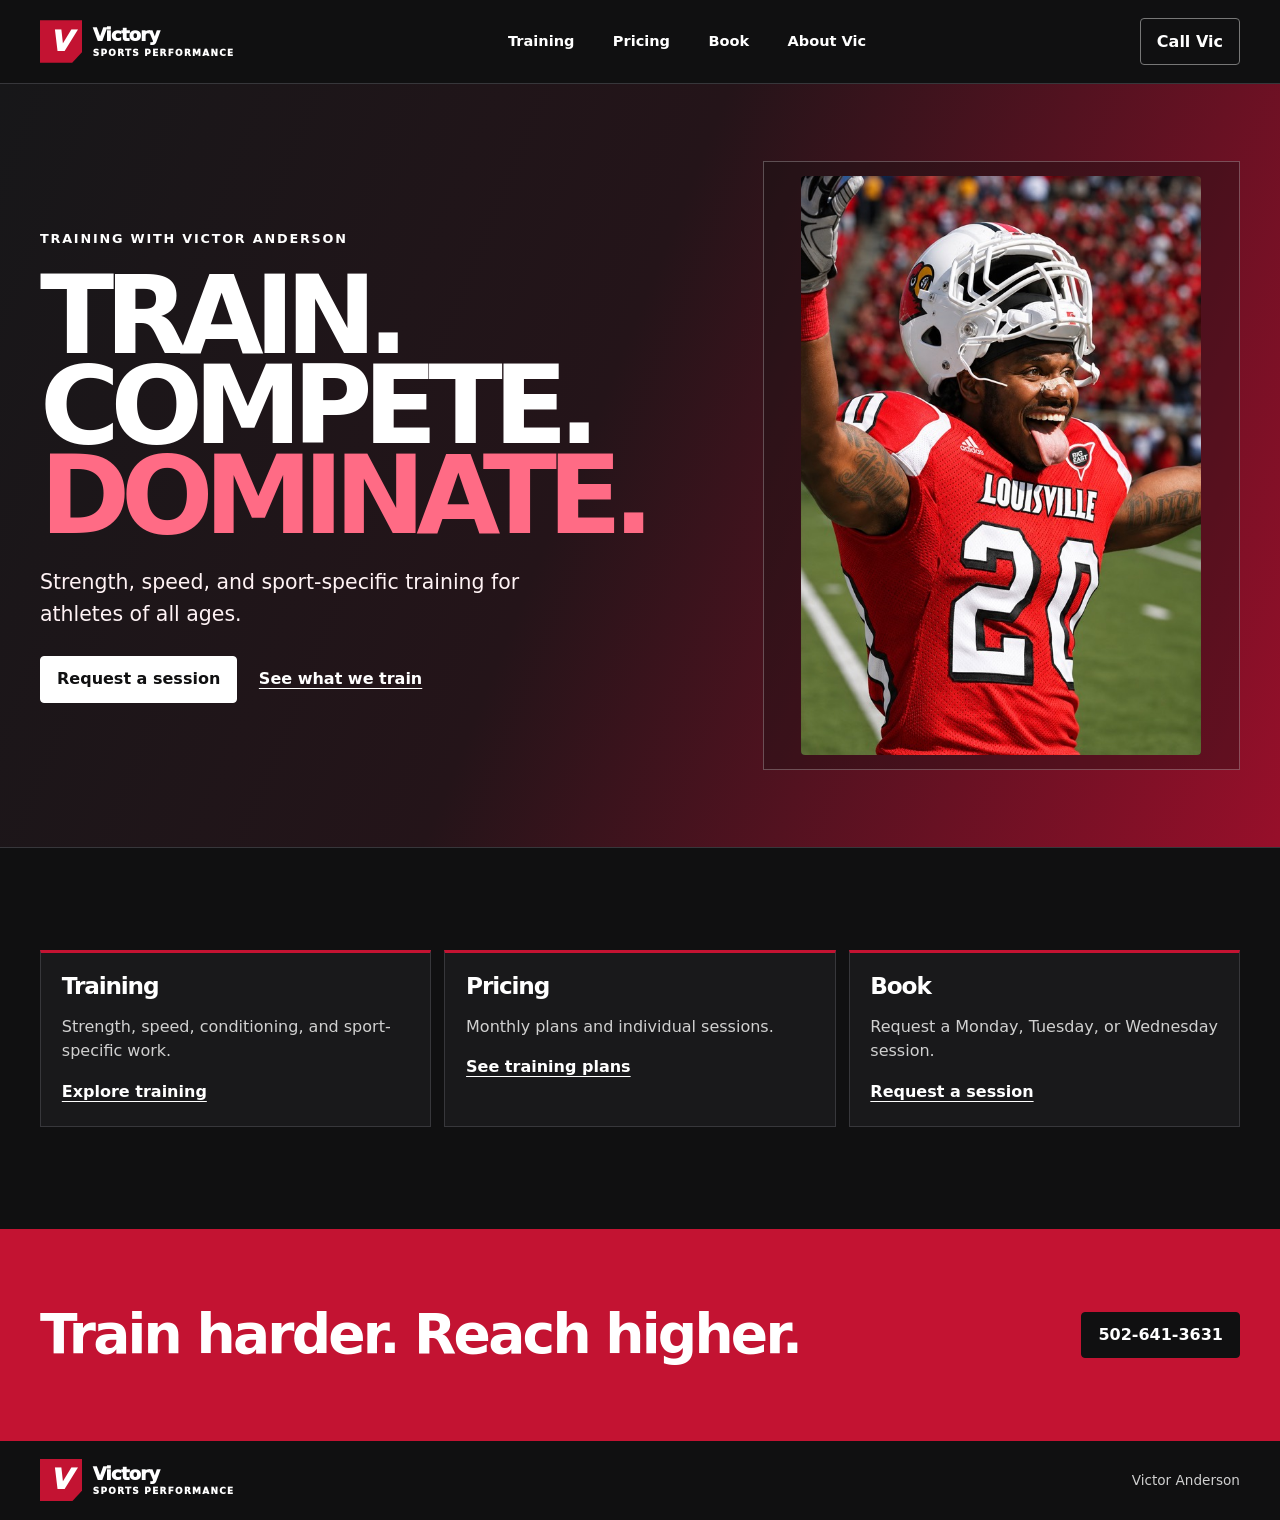
<file: index.html>
<!doctype html>
<html lang="en">
<head>
<meta charset="utf-8">
<meta name="viewport" content="width=device-width,initial-scale=1">
<meta name="description" content="Sports performance training with Victor Anderson. Strength, speed, and conditioning for athletes of all ages and sports.">
<title>Victory Sports Performance | Victor Anderson</title>
<link rel="stylesheet" href="styles.css">
<link rel="stylesheet" href="training-pages.css">
</head>
<body>
<a class="skip" href="#main">Skip to content</a>
<header class="wrap header">
<a href="./" class="brand"><span class="mark" aria-hidden="true">V</span><span class="brand-name">Victory<span>Sports Performance</span></span></a>
<nav aria-label="Main navigation"><a href="./training.html">Training</a><a href="./pricing.html">Pricing</a><a href="./book.html">Book</a><a href="./victor-anderson.html">About Vic</a></nav>
<a class="button outline" href="tel:+15026413631">Call Vic</a>
</header>
<main id="main">
<section class="hero">
<div class="wrap hero-inner">
<div class="hero-copy">
<p class="coach-name">Training with Victor Anderson</p>
<h1>Train.<br>Compete.<br><em>Dominate.</em></h1>
<p class="intro">Strength, speed, and sport-specific training for athletes of all ages.</p>
<div class="actions"><a class="button" href="./book.html">Request a session</a><a class="text-link" href="./training.html">See what we train</a></div>
</div>
<figure class="field-photo">
  <img src="images/vic-celebrating.jpg" alt="Victor Anderson celebrating in his red Louisville number 20 jersey" width="460" height="666" fetchpriority="high">
</figure>
</div>
</section>
<div class="wrap section page-links">
  <article id="training"><h2>Training</h2><p>Strength, speed, conditioning, and sport-specific work.</p><a href="./training.html">Explore training</a></article>
  <article id="pricing"><h2>Pricing</h2><p>Monthly plans and individual sessions.</p><a href="./pricing.html">See training plans</a></article>
  <article id="booking"><h2>Book</h2><p>Request a Monday, Tuesday, or Wednesday session.</p><a href="./book.html">Request a session</a></article>
</div>


<section class="contact"><div class="wrap"><h2>Train harder. Reach higher.</h2><a class="button" href="tel:+15026413631">502-641-3631</a></div></section>
</main>
<footer class="wrap footer"><a href="./" class="brand"><span class="mark" aria-hidden="true">V</span><span class="brand-name">Victory<span>Sports Performance</span></span></a><span>Victor Anderson</span></footer>


</body>
</html>
</file>
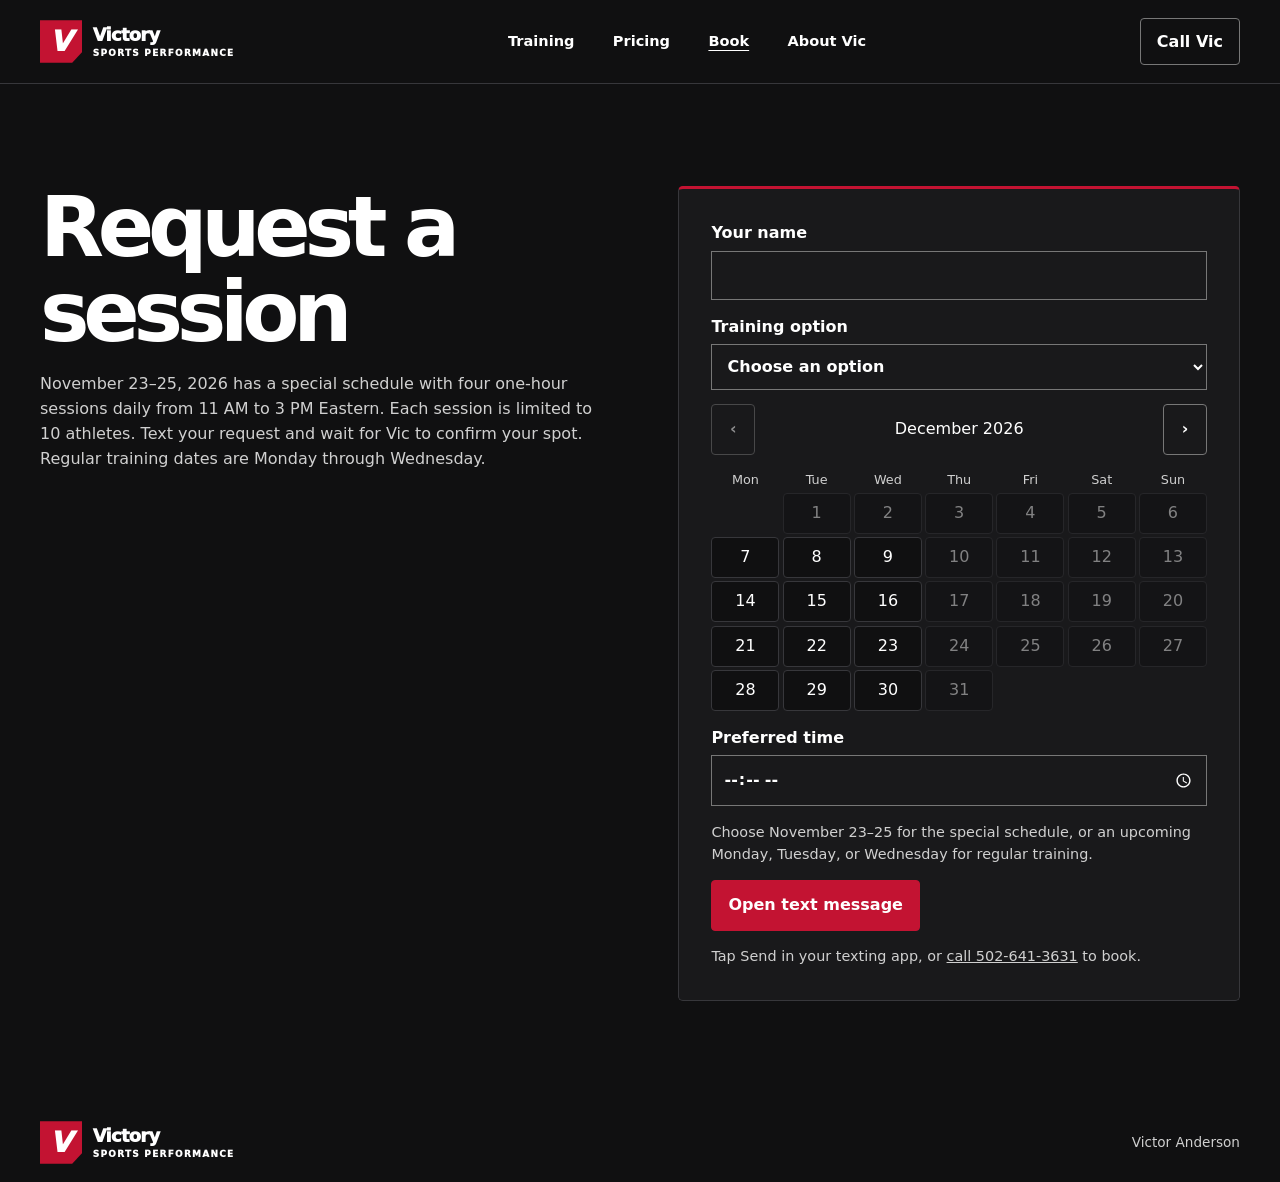
<file: book.html>
<!doctype html>
<html lang="en">
<head>
<meta charset="utf-8">
<meta name="viewport" content="width=device-width,initial-scale=1">
<meta name="description" content="Request a training session with Victor Anderson.">
<title>Book a session | Victory Sports Performance</title>
<link rel="stylesheet" href="styles.css">
<link rel="stylesheet" href="training-pages.css">
<style>.booking-form label[hidden] { display: none; }</style>
</head>
<body>
<a class="skip" href="#main">Skip to content</a>
<header class="wrap header">
<a href="./" class="brand"><span class="mark" aria-hidden="true">V</span><span class="brand-name">Victory<span>Sports Performance</span></span></a>
<nav aria-label="Main navigation"><a href="./training.html">Training</a><a href="./pricing.html">Pricing</a><a href="./book.html" aria-current="page">Book</a><a href="./victor-anderson.html">About Vic</a></nav>
<a class="button outline" href="tel:+15026413631">Call Vic</a>
</header>
<main id="main" class="inner-page">
<section class="booking" id="booking" aria-labelledby="booking-heading">
  <div class="wrap section booking-grid">
    <div class="booking-copy">
      <h1 id="booking-heading">Request a session</h1>
      <p>November 23–25, 2026 has a special schedule with four one-hour sessions daily from 11 AM to 3 PM Eastern. Each session is limited to 10 athletes. Text your request and wait for Vic to confirm your spot. Regular training dates are Monday through Wednesday.</p>
    </div>
    <form class="booking-form" id="booking-form" aria-describedby="booking-help" hidden>
      <label>Your name <input name="clientName" autocomplete="name" maxlength="80" required></label>
      <label>Training option
        <select name="plan" required>
          <option value="">Choose an option</option>
          <option value="individual">Individual session — $50/session</option>
          <option value="starter">Starter — $140/month</option>
          <option value="development">Development — $200/month</option>
          <option value="elite">Elite — $250/month</option>
        </select>
      </label>
      <div class="booking-month" aria-label="Booking month" role="group">
        <button class="button outline" type="button" id="previous-month" aria-label="Previous month">‹</button>
        <span id="booking-month" aria-live="polite"></span>
        <button class="button outline" type="button" id="next-month" aria-label="Next month">›</button>
      </div>
      <div class="booking-calendar" id="booking-calendar" role="group" aria-label="Preferred date" aria-describedby="booking-days"></div>
      <input type="hidden" name="date">
      <p class="booking-help" id="booking-selection" role="status" hidden></p>
      <label id="regular-time-label">Preferred time <input type="time" name="time" required></label>
      <label id="special-time-label" hidden>Session time (Eastern)
        <select name="session" required disabled>
          <option value="">Choose a session</option>
          <option value="11:00">11 AM–noon</option>
          <option value="12:00">Noon–1 PM</option>
          <option value="13:00">1–2 PM</option>
          <option value="14:00">2–3 PM</option>
        </select>
      </label>
      <p class="booking-help" id="booking-days">Choose November 23–25 for the special schedule, or an upcoming Monday, Tuesday, or Wednesday for regular training.</p>
      <button class="button" type="submit">Open text message</button>
      <p class="booking-help" id="booking-help">Tap Send in your texting app, or <a href="tel:+15026413631">call 502-641-3631</a> to book.</p>
    </form>
    <noscript><p><a href="tel:+15026413631">Call 502-641-3631 to request a session.</a></p></noscript>
  </div>
</section>
</main>
<footer class="wrap footer"><a href="./" class="brand"><span class="mark" aria-hidden="true">V</span><span class="brand-name">Victory<span>Sports Performance</span></span></a><span>Victor Anderson</span></footer>


<script>
  const bookingForm = document.querySelector('#booking-form');
  const nameField = bookingForm.elements.namedItem('clientName');
  const planField = bookingForm.elements.namedItem('plan');
  const dateField = bookingForm.elements.namedItem('date');
  const timeField = bookingForm.elements.namedItem('time');
  const sessionField = bookingForm.elements.namedItem('session');
  const regularTimeLabel = document.querySelector('#regular-time-label');
  const specialTimeLabel = document.querySelector('#special-time-label');

  const previousMonth = document.querySelector('#previous-month');
  const nextMonth = document.querySelector('#next-month');
  const monthLabel = document.querySelector('#booking-month');
  const calendar = document.querySelector('#booking-calendar');
  const selection = document.querySelector('#booking-selection');
  const monthFormat = new Intl.DateTimeFormat('en-US', { month: 'long', year: 'numeric' });
  const dayFormat = new Intl.DateTimeFormat('en-US', { weekday: 'long', month: 'short', day: 'numeric' });
  const now = new Date();
  let shownMonth = new Date(now.getFullYear(), now.getMonth(), 1);

  function dateKey(date) {
    return [date.getFullYear(), date.getMonth() + 1, date.getDate()]
      .map((part, index) => String(part).padStart(index === 0 ? 4 : 2, '0')).join('-');
  }

  function isSpecialWeek(key) {
    return key >= '2026-11-23' && key <= '2026-11-25';
  }

  function updateTimeFields() {
    const special = isSpecialWeek(dateField.value);
    sessionField.disabled = !special;
    specialTimeLabel.hidden = !special;
    timeField.disabled = special;
    regularTimeLabel.hidden = special;
    sessionField.value = '';
  }

  function isBookable(date) {
    const weekday = date.getDay();
    const key = dateKey(date);
    return key >= dateKey(new Date()) && weekday >= 1 && weekday <= 3;
  }

  function renderMonth() {
    const year = shownMonth.getFullYear();
    const month = shownMonth.getMonth();
    const days = new Date(year, month + 1, 0).getDate();
    monthLabel.textContent = monthFormat.format(shownMonth);
    previousMonth.disabled = dateKey(shownMonth).slice(0, 7) <= dateKey(new Date()).slice(0, 7);
    calendar.replaceChildren();
    for (const weekday of ['Mon', 'Tue', 'Wed', 'Thu', 'Fri', 'Sat', 'Sun']) {
      const heading = document.createElement('span');
      heading.textContent = weekday;
      heading.setAttribute('aria-hidden', 'true');
      calendar.append(heading);
    }

    const offset = (shownMonth.getDay() + 6) % 7;
    for (let day = 1; day <= days; day++) {
      const date = new Date(year, month, day, 12);
      const button = document.createElement('button');
      button.type = 'button';
      button.textContent = day;
      button.disabled = !isBookable(date);
      button.setAttribute('aria-label', dayFormat.format(date));
      button.setAttribute('aria-pressed', String(dateField.value === dateKey(date)));
      if (day === 1) button.style.gridColumnStart = offset + 1;
      button.addEventListener('click', () => {
        calendar.querySelector('[aria-pressed="true"]')?.setAttribute('aria-pressed', 'false');
        button.setAttribute('aria-pressed', 'true');
        dateField.value = dateKey(date);
        updateTimeFields();
        selection.hidden = false;
        selection.textContent = 'Selected: ' + dayFormat.format(date) + ', ' + year;
      });
      calendar.append(button);
    }
  }

  function changeMonth(offset) {
    shownMonth = new Date(shownMonth.getFullYear(), shownMonth.getMonth() + offset, 1);
    renderMonth();
  }

  previousMonth.addEventListener('click', () => changeMonth(-1));
  nextMonth.addEventListener('click', () => changeMonth(1));
  renderMonth();
  bookingForm.hidden = false;
  const requestedPlan = new URLSearchParams(window.location.search).get('plan');
  if ([...planField.options].some((option) => option.value && option.value === requestedPlan)) {
    planField.value = requestedPlan;
  }
  nameField.addEventListener('input', () => nameField.setCustomValidity(''));

  bookingForm.addEventListener('submit', (event) => {
    event.preventDefault();
    const name = nameField.value.trim();
    nameField.setCustomValidity(name ? '' : 'Enter your name.');
    if (!bookingForm.reportValidity()) return;
    if (!dateField.value || !isBookable(new Date(dateField.value + 'T12:00:00'))) {
      selection.hidden = false;
      selection.textContent = 'Choose a date available on the calendar.';
      calendar.querySelector('button:not(:disabled)')?.focus();
      return;
    }

    const plan = planField.selectedOptions[0].textContent;
    const date = new Intl.DateTimeFormat('en-US', { dateStyle: 'long' })
      .format(new Date(dateField.value + 'T12:00:00'));
    const special = isSpecialWeek(dateField.value);
    const [hour, minute] = timeField.value.split(':').map(Number);
    const time = `${hour % 12 || 12}:${String(minute).padStart(2, '0')} ${hour < 12 ? 'AM' : 'PM'}`;
    const when = special ? sessionField.selectedOptions[0].textContent + ' Eastern' : time;
    const message = `Hi Victor, I'm ${name}. I'd like to book ${plan} on ${date} at ${when}. Is there a spot available?`;
    const isAppleMobile = /iPhone|iPad|iPod/.test(navigator.userAgent)
      || (navigator.platform === 'MacIntel' && navigator.maxTouchPoints > 1);
    const separator = isAppleMobile ? '&' : '?';
    window.location.href = `sms:+15026413631${separator}body=${encodeURIComponent(message)}`;
  });
</script>
</body>
</html>
</file>
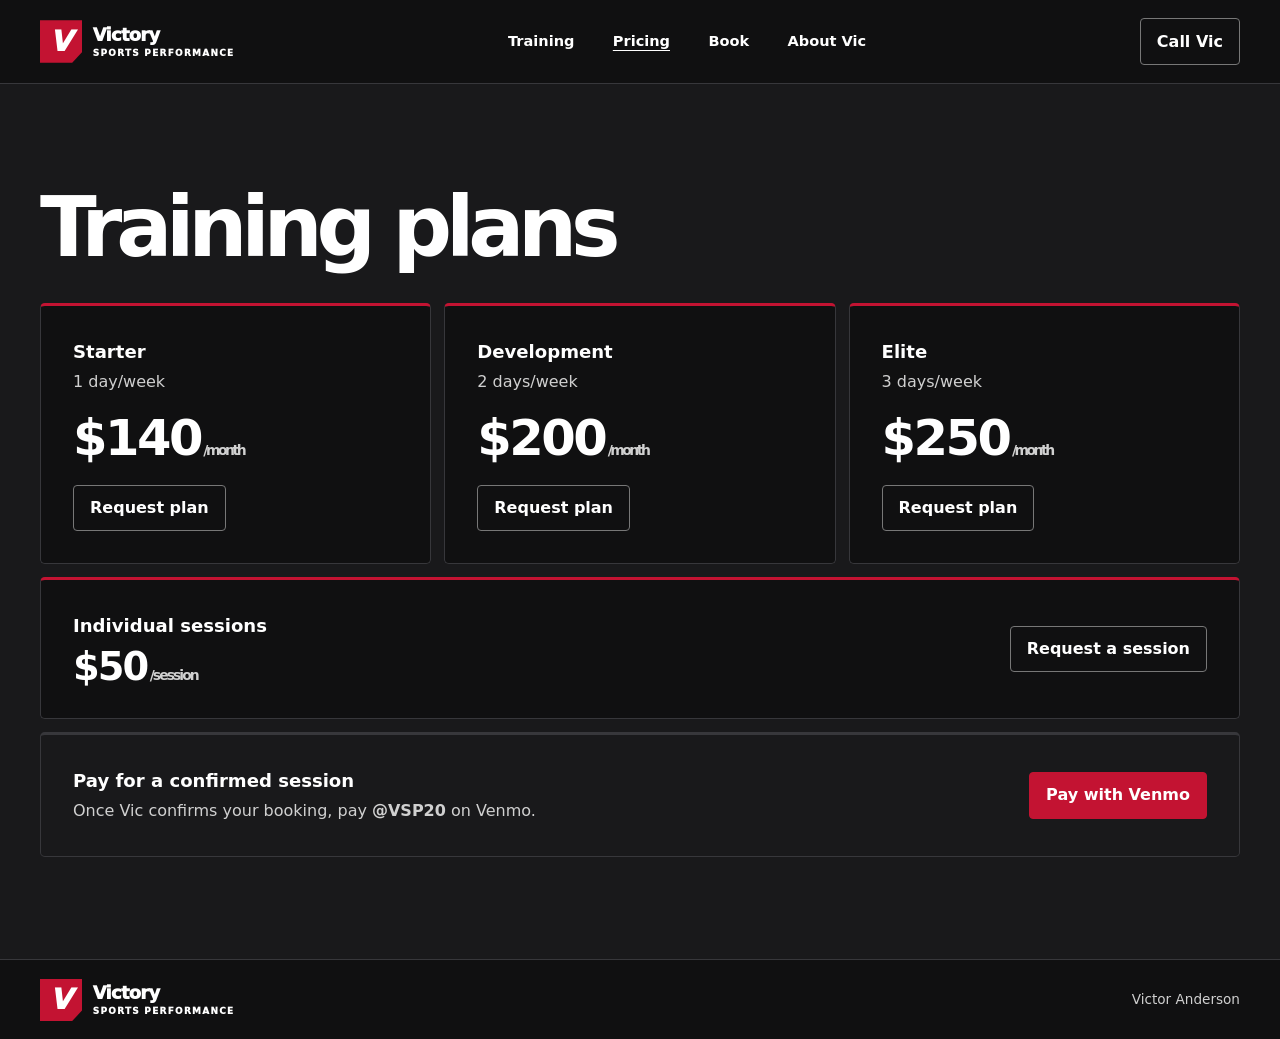
<file: pricing.html>
<!doctype html>
<html lang="en">
<head>
<meta charset="utf-8">
<meta name="viewport" content="width=device-width,initial-scale=1">
<meta name="description" content="View monthly training plans and individual session pricing.">
<title>Pricing | Victory Sports Performance</title>
<link rel="stylesheet" href="styles.css">
<link rel="stylesheet" href="training-pages.css">
</head>
<body>
<a class="skip" href="#main">Skip to content</a>
<header class="wrap header">
<a href="./" class="brand"><span class="mark" aria-hidden="true">V</span><span class="brand-name">Victory<span>Sports Performance</span></span></a>
<nav aria-label="Main navigation"><a href="./training.html">Training</a><a href="./pricing.html" aria-current="page">Pricing</a><a href="./book.html">Book</a><a href="./victor-anderson.html">About Vic</a></nav>
<a class="button outline" href="tel:+15026413631">Call Vic</a>
</header>
<main id="main" class="inner-page">
<section class="pricing" id="pricing"><div class="wrap section">
<h1>Training plans</h1>
<div class="plans">
<article><h3>Starter</h3><p>1 day/week</p><div class="price">$140<small>/month</small></div><a class="button outline" href="./book.html?plan=starter" aria-label="Request the Starter plan">Request plan</a></article>
<article><h3>Development</h3><p>2 days/week</p><div class="price">$200<small>/month</small></div><a class="button outline" href="./book.html?plan=development" aria-label="Request the Development plan">Request plan</a></article>
<article><h3>Elite</h3><p>3 days/week</p><div class="price">$250<small>/month</small></div><a class="button outline" href="./book.html?plan=elite" aria-label="Request the Elite plan">Request plan</a></article>
</div>
<div class="single"><div><h3>Individual sessions</h3><div class="price">$50<small>/session</small></div></div><a class="button outline" href="./book.html?plan=individual">Request a session</a></div>
<div class="single payment-row"><div><h3>Pay for a confirmed session</h3><p>Once Vic confirms your booking, pay <strong>@VSP20</strong> on Venmo.</p></div><a class="button" href="https://venmo.com/u/VSP20">Pay with Venmo</a></div>
</div></section>
</main>
<footer class="wrap footer"><a href="./" class="brand"><span class="mark" aria-hidden="true">V</span><span class="brand-name">Victory<span>Sports Performance</span></span></a><span>Victor Anderson</span></footer>



</body>
</html>
</file>
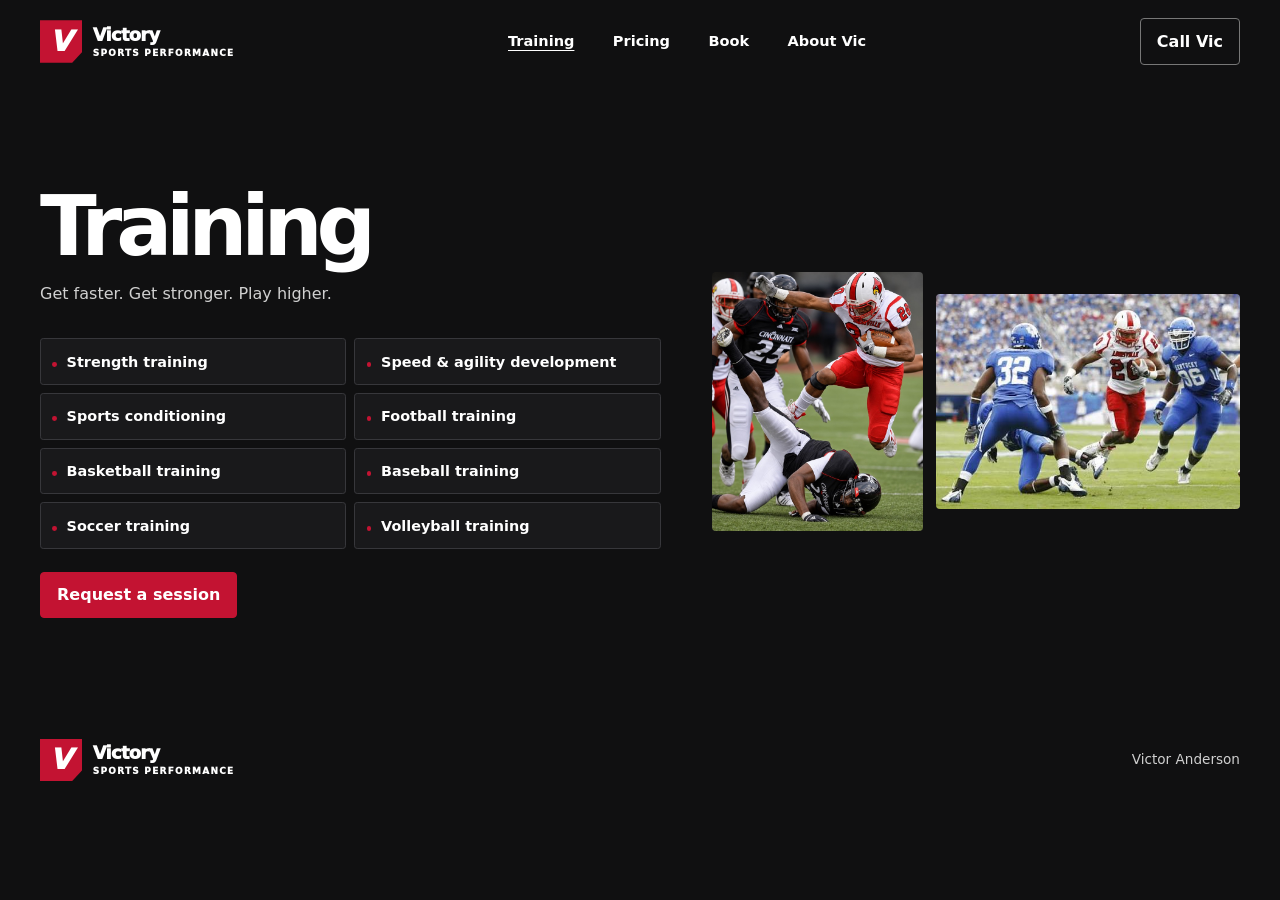
<file: training.html>
<!doctype html>
<html lang="en">
<head>
<meta charset="utf-8">
<meta name="viewport" content="width=device-width,initial-scale=1">
<meta name="description" content="Explore athletic performance training with Victor Anderson.">
<title>Training | Victory Sports Performance</title>
<link rel="stylesheet" href="styles.css">
<link rel="stylesheet" href="training-pages.css">
</head>
<body>
<a class="skip" href="#main">Skip to content</a>
<header class="wrap header">
<a href="./" class="brand"><span class="mark" aria-hidden="true">V</span><span class="brand-name">Victory<span>Sports Performance</span></span></a>
<nav aria-label="Main navigation"><a href="./training.html" aria-current="page">Training</a><a href="./pricing.html">Pricing</a><a href="./book.html">Book</a><a href="./victor-anderson.html">About Vic</a></nav>
<a class="button outline" href="tel:+15026413631">Call Vic</a>
</header>
<main id="main" class="inner-page">
<section class="wrap section training-grid" id="training">
<div>
<h1>Training</h1>
<p class="training-tagline">Get faster. Get stronger. Play higher.</p>
<ul class="programs">
<li>Strength training</li><li>Speed &amp; agility development</li><li>Sports conditioning</li><li>Football training</li><li>Basketball training</li><li>Baseball training</li><li>Soccer training</li><li>Volleyball training</li>
</ul>
<a class="button" href="./book.html">Request a session</a>
</div>
<figure class="field-photo">
  <img src="images/vic-vs-cincinnati.jpg" alt="Victor Anderson hurdling a Cincinnati defender with the ball" width="500" height="611" loading="lazy" decoding="async">
  <img src="images/vic-vs-kentucky.jpg" alt="Victor Anderson running between Kentucky defenders" width="531" height="376" loading="lazy" decoding="async">
</figure>
</section>
</main>
<footer class="wrap footer"><a href="./" class="brand"><span class="mark" aria-hidden="true">V</span><span class="brand-name">Victory<span>Sports Performance</span></span></a><span>Victor Anderson</span></footer>



</body>
</html>
</file>
<file: styles.css>
:root {
  color-scheme: dark;
  --bg: #101010;
  --panel: #1b1b1b;
  --paper: #ffffff;
  --muted: #d0d0d0;
  --line: #3c3c3c;
  --red: #c8102e;
  --red-deep: #a60c27;
  --ink: #101010;
  --on-red-muted: #fff3f5;
  --display: Impact, Haettenschweiler, 'Arial Narrow', sans-serif;
}
* { box-sizing: border-box; }
html { scroll-behavior: smooth; }
body { margin: 0; background: var(--bg); color: var(--paper); font: 16px/1.55 system-ui, sans-serif; }
a { color: inherit; }
a:focus-visible { outline: 2px solid var(--paper); outline-offset: 5px; }
.wrap { width: min(100% - 3rem, 75rem); margin-inline: auto; }
.header, .footer { display: flex; align-items: center; justify-content: space-between; gap: 1rem; padding-block: 1.15rem; }
.header nav { display: flex; gap: clamp(1rem, 4vw, 3rem); }
.header nav a, .brand { text-decoration: none; }
.header nav a:hover, .text-link:hover { text-decoration: underline; text-underline-offset: .25em; }
.brand { display: inline-flex; align-items: center; gap: .65rem; font-weight: 950; line-height: .95; letter-spacing: .09em; }
.brand small { display: block; margin-top: .32rem; font-size: .55rem; }
.mark { display: grid; place-items: center; background: var(--red); color: var(--paper); width: 2.4rem; aspect-ratio: 1; font: italic 1.8rem/1 var(--display); }
.button { display: inline-flex; align-items: center; justify-content: center; gap: .75rem; background: var(--red); color: var(--paper); border: 1px solid var(--red); padding: .76rem 1rem; text-decoration: none; font-weight: 800; line-height: 1.25; }
.button:hover { background: var(--paper); border-color: var(--paper); color: var(--ink); }
.button.outline { background: transparent; border-color: #777777; color: var(--paper); }
.button.outline:hover { background: var(--red); border-color: var(--red); color: var(--paper); }
.skip { position: absolute; left: 1rem; top: 1rem; transform: translateY(-200%); background: var(--red); color: var(--paper); padding: .5rem 1rem; z-index: 3; }
.skip:focus { transform: none; outline-color: var(--paper); }
.hero { position: relative; overflow: hidden; isolation: isolate; border-top: 1px solid var(--line); background: var(--red-deep); }
.hero-inner { padding-block: clamp(3.75rem, 9vw, 8rem); }
.eyebrow { display: flex; align-items: center; gap: .6rem; margin: 0 0 1.3rem; color: var(--red); font-size: .73rem; font-weight: 800; letter-spacing: .13em; }
.eyebrow span { display: inline-block; width: .53rem; height: .53rem; transform: skew(-15deg); background: currentColor; }
h1, h2 { margin: 0; font-family: var(--display); font-weight: 900; line-height: .93; letter-spacing: -.025em; }
h1 { font-size: clamp(3rem, 11vw, 10rem); }
h2 { font-size: clamp(2.2rem, 6vw, 5.3rem); }
em { color: var(--red); font-style: normal; }
.intro { color: var(--muted); font-size: clamp(1rem, 2.3vw, 1.28rem); max-width: 36ch; margin: 1.6rem 0; }
.actions { display: flex; align-items: center; flex-wrap: wrap; gap: .9rem 1.35rem; }
.text-link { font-weight: 700; text-underline-offset: .24em; }
.stripe { background: var(--red); color: var(--paper); }
.stripe .wrap { display: flex; align-items: center; justify-content: space-between; flex-wrap: wrap; gap: .4rem; font-size: clamp(.67rem, 2.3vw, 1.25rem); letter-spacing: .1em; font-weight: 950; padding-block: .8rem; }
.section { padding-block: clamp(3rem, 8vw, 7rem); }
.programs { display: grid; grid-template-columns: repeat(2, minmax(0, 1fr)); list-style: none; margin: 2rem 0 0; padding: 0; column-gap: 2rem; }
.programs li { border-top: 1px solid var(--line); padding: .95rem 0; font-weight: 680; display: flex; align-items: baseline; gap: .7rem; }
.programs li::before { content: ''; width: .45rem; height: .45rem; flex: 0 0 auto; background: var(--red); transform: skew(-19deg); }
.more { margin: .65rem 0 0; color: var(--muted); }
.pricing { background: var(--panel); border-block: 1px solid var(--line); }
.plans { display: grid; grid-template-columns: repeat(3, minmax(0, 1fr)); gap: .8rem; margin-top: 2rem; }
.plans article, .single { border: 1px solid var(--line); padding: clamp(1rem, 3vw, 2rem); background: var(--bg); }
.plans article { display: flex; align-items: flex-start; flex-direction: column; }
.plans article:last-child { border-color: var(--red); }
h3 { margin: 0; font-size: 1.13rem; }
.plans p { margin: .25rem 0 .65rem; color: var(--muted); }
.price { font: 900 clamp(2rem, 5.2vw, 4rem)/1 var(--display); margin-bottom: 1.35rem; }
.price small { margin-left: .14rem; font: 600 .87rem system-ui, sans-serif; color: var(--muted); }
.single { display: flex; align-items: center; justify-content: space-between; flex-wrap: wrap; gap: 1rem; margin-top: .8rem; }
.single .price { margin: .5rem 0 0; font-size: clamp(1.8rem, 3vw, 2.6rem); }
.contact { background: var(--red); color: var(--paper); }
.contact .wrap { display: flex; flex-wrap: wrap; align-items: center; justify-content: space-between; gap: 1.5rem; padding-block: clamp(2.75rem, 6vw, 5rem); }
.contact .button { background: var(--ink); color: var(--paper); border-color: var(--ink); }
.contact .button:hover { background: var(--paper); color: var(--ink); }
.contact a:focus-visible { outline-color: var(--paper); }
.footer > span { color: var(--muted); font-size: .85rem; }
@media (max-width: 640px) {
  .wrap { width: calc(100% - 2rem); }
  .header { flex-wrap: wrap; }
  .header nav { order: 1; width: 100%; padding-top: .65rem; border-top: 1px solid var(--line); }
  .programs, .plans { grid-template-columns: 1fr; }
}
@media (prefers-reduced-motion: reduce) { html { scroll-behavior: auto; } }

.hero .intro, .bio-hero .intro, .bio-hero .bio-photo figcaption { color: var(--on-red-muted); }
.hero .button, .bio-hero .button { background: var(--paper); border-color: var(--paper); color: var(--ink); }
.hero .button:hover, .bio-hero .button:hover { background: var(--ink); border-color: var(--ink); color: var(--paper); }


/* Victory visual identity */
:root {
  --bg: #101011;
  --panel: #19191b;
  --line: #37373b;
  --red: #c31332;
  --red-deep: #a30d29;
  --ink: #101011;
}
body { font-optical-sizing: auto; }
.header { min-height: 5rem; }
.header .mark, .footer .mark {
  width: 2.65rem;
  font: italic 950 1.75rem/1 system-ui, sans-serif;
  clip-path: polygon(0 0, 100% 0, 100% 74%, 76% 100%, 0 100%);
}
.brand-name { font-size: 1.12rem; font-weight: 950; letter-spacing: -.04em; }
.brand-name span { display: block; margin-top: .35rem; font-size: .56rem; letter-spacing: .14em; text-transform: uppercase; }
.header nav { gap: clamp(.8rem, 3vw, 2.4rem); font-size: .91rem; font-weight: 700; }
.header nav [aria-current], .header nav a:hover { text-decoration: underline; text-underline-offset: .3em; }
.header .button, .button { min-height: 2.75rem; }
main .hero, main .bio-hero {
  background: linear-gradient(112deg, #171719 0%, #241419 46%, #970f2a 100%);
  border-block: 1px solid var(--line);
}
.hero .hero-inner { gap: clamp(2rem, 6vw, 6rem); padding-block: clamp(2.8rem, 6vw, 5rem); }
.hero .hero-copy h1 {
  font-size: clamp(3.7rem, 8.5vw, 8.6rem);
  line-height: .83;
  letter-spacing: -.085em;
  text-transform: uppercase;
}
.hero .hero-copy h1 em {
  color: #ff6b85;
}
.hero .coach-name, .bio-hero .bio-label {
  font-size: .8rem;
  letter-spacing: .14em;
  text-transform: uppercase;
  margin-bottom: 1.4rem;
}
.hero .hero-copy .intro { margin-top: 1.6rem; }
.hero .field-photo {
  display: grid;
  justify-items: center;
  padding: clamp(.45rem, 1.1vw, .9rem);
  border: 1px solid #ffffff42;
  background: #10101156;
}
.hero .field-photo img { max-width: 24rem; }
#training h2, #pricing h2, #booking h2, .bio-career h2 {
  text-wrap: balance;
}
#training .programs { gap: .5rem; }
#training .programs li {
  gap: .6rem;
  border: 1px solid var(--line);
  border-radius: .2rem;
  padding: .7rem;
  background: var(--panel);
  font-size: .9rem;
}
#training .field-photo { grid-template-columns: .82fr 1.18fr; align-items: center; }
#training .field-photo img { background: var(--bg); }
#pricing .plans article, #pricing .single {
  border-top: 3px solid var(--red);
  border-radius: .3rem;
}
#pricing .plans .price { margin-top: .5rem; }
#pricing .plans .button { margin-top: auto; }
#pricing .payment-row { border-top-color: var(--line); background: var(--panel); }
#pricing .payment-row p { margin: .25rem 0 0; color: var(--muted); }
#booking .booking-form {
  border: 1px solid var(--line);
  border-top: 3px solid var(--red);
  border-radius: .3rem;
  background: var(--panel);
  padding: clamp(.8rem, 3vw, 2rem);
}
#booking .booking-calendar button { background: var(--bg); }
#booking .booking-calendar button[aria-pressed="true"] { background: var(--red); }
#booking .booking-month { justify-content: space-between; }
.bio-hero .bio-grid h1 { text-transform: uppercase; }
.bio-hero .bio-photo { padding: .65rem; border: 1px solid #ffffff42; background: #10101156; }
@media (max-width: 760px) {
  .hero .hero-copy h1 { font-size: clamp(3rem, 11.5vw, 6.5rem); }
}
@media (max-width: 360px) {
  .hero .hero-copy h1 { font-size: clamp(2.45rem, 12vw, 2.8rem); }
  .header nav { gap: .65rem; }
}
</file>
<file: training-pages.css>
:root {
  --display: system-ui, sans-serif;
}
.hero-inner {
  display: grid;
  grid-template-columns: minmax(0, 1.15fr) minmax(0, .85fr);
  align-items: center;
  gap: clamp(1.5rem, 4vw, 4rem);
  padding-block: clamp(2.5rem, 5vw, 4.5rem);
}
.hero h1 { font-size: clamp(2.8rem, 6.2vw, 6rem); text-wrap: balance; }
.hero .field-photo img { aspect-ratio: auto; object-fit: contain; max-width: 25rem; margin-inline: auto; }
.training-grid {
  display: grid;
  grid-template-columns: minmax(0, 1fr) minmax(0, .85fr);
  align-items: center;
  gap: clamp(1.5rem, 4vw, 4rem);
}
.field-photo { margin: 0; min-width: 0; }
.field-photo img {
  display: block;
  width: 100%;
  height: auto;
  aspect-ratio: 5 / 4;
  object-fit: cover;
  object-position: center 55%;
  background: var(--panel);
  border-radius: .25rem;
}
.training-grid .field-photo { display: grid; gap: .8rem; }
.training-grid .field-photo img { aspect-ratio: auto; object-fit: contain; }
.training-grid .field-photo img:first-child { max-width: 21rem; margin-inline: auto; }
@media (max-width: 760px) {
  .hero-inner, .training-grid { grid-template-columns: 1fr; }
  .hero h1 { font-size: clamp(2.7rem, 10vw, 5rem); }
  .field-photo img { aspect-ratio: 4 / 3; }
}
.coach-name { margin: 0 0 .8rem; color: var(--paper); font-weight: 700; }
h1 { font-size: clamp(2.8rem, 8.8vw, 7.4rem); letter-spacing: -.075em; line-height: .96; }
h2 { font-size: clamp(2rem, 4.3vw, 3.6rem); letter-spacing: -.05em; line-height: 1.05; }
.intro { max-width: 42ch; margin-top: 1.25rem; }
.button { border-radius: .25rem; }
.training-tagline { color: var(--muted); margin: .7rem 0 0; }
.programs li::before { width: .3rem; height: .3rem; border-radius: 50%; transform: none; }
.plans article:last-child { border-color: var(--line); }
.price { font-size: clamp(2rem, 4vw, 3.1rem); letter-spacing: -.05em; }
.booking { border-top: 1px solid var(--line); }
.booking-grid { display: grid; grid-template-columns: minmax(0, 1fr) minmax(0, 1fr); gap: clamp(1.5rem, 6vw, 5rem); }
.booking-copy p:last-child, .booking-help { color: var(--muted); }
.booking-form { display: grid; gap: .9rem; }
.booking-form[hidden] { display: none; }
.booking-form label { display: grid; gap: .3rem; font-weight: 700; }
.booking-month { display: flex; flex-wrap: wrap; align-items: center; gap: .5rem; }
.booking-month button { min-width: 2.75rem; }
.booking-month button:disabled { opacity: .5; cursor: default; }
.booking-calendar { display: grid; grid-template-columns: repeat(7, minmax(0, 1fr)); gap: .2rem; }
.booking-calendar span { text-align: center; font-size: .8rem; color: var(--muted); }
.booking-calendar button { padding: .45rem 0; min-width: 0; min-height: 2.5rem; border: 1px solid var(--line); border-radius: .25rem; background: var(--panel); color: var(--paper); font: inherit; cursor: pointer; }
.booking-calendar button:hover:not(:disabled) { border-color: var(--paper); }
.booking-calendar button:disabled { opacity: .45; cursor: default; }
.booking-calendar button[aria-pressed="true"] { background: var(--red); border-color: var(--paper); }
.booking-calendar button:focus-visible { outline: 2px solid var(--paper); outline-offset: 1px; }
.booking-form input, .booking-form select { min-width: 0; width: 100%; padding: .7rem; border: 1px solid #777777; background: var(--panel); color: var(--paper); font: inherit; }
.booking-form :is(input, select):focus-visible { outline: 2px solid var(--paper); outline-offset: 2px; }
.booking-form .button { justify-self: start; font: inherit; font-weight: 800; cursor: pointer; }
.booking-help { margin: 0; font-size: .9rem; }
@media (max-width: 680px) { .booking-grid { grid-template-columns: 1fr; } }

.inner-page h1 { font-size: clamp(2.6rem, 7vw, 5.2rem); line-height: 1.02; }
.inner-page .programs { margin-bottom: 1.4rem; }
.page-links { display: grid; grid-template-columns: repeat(auto-fit, minmax(min(15rem, 100%), 1fr)); gap: .8rem; }
.page-links article { padding: 1.3rem; border: 1px solid var(--line); border-top: 3px solid var(--red); background: var(--panel); }
.page-links h2 { font-size: 1.45rem; }
.page-links p { color: var(--muted); }
.page-links a { font-weight: 750; text-underline-offset: .22em; }
</file>
